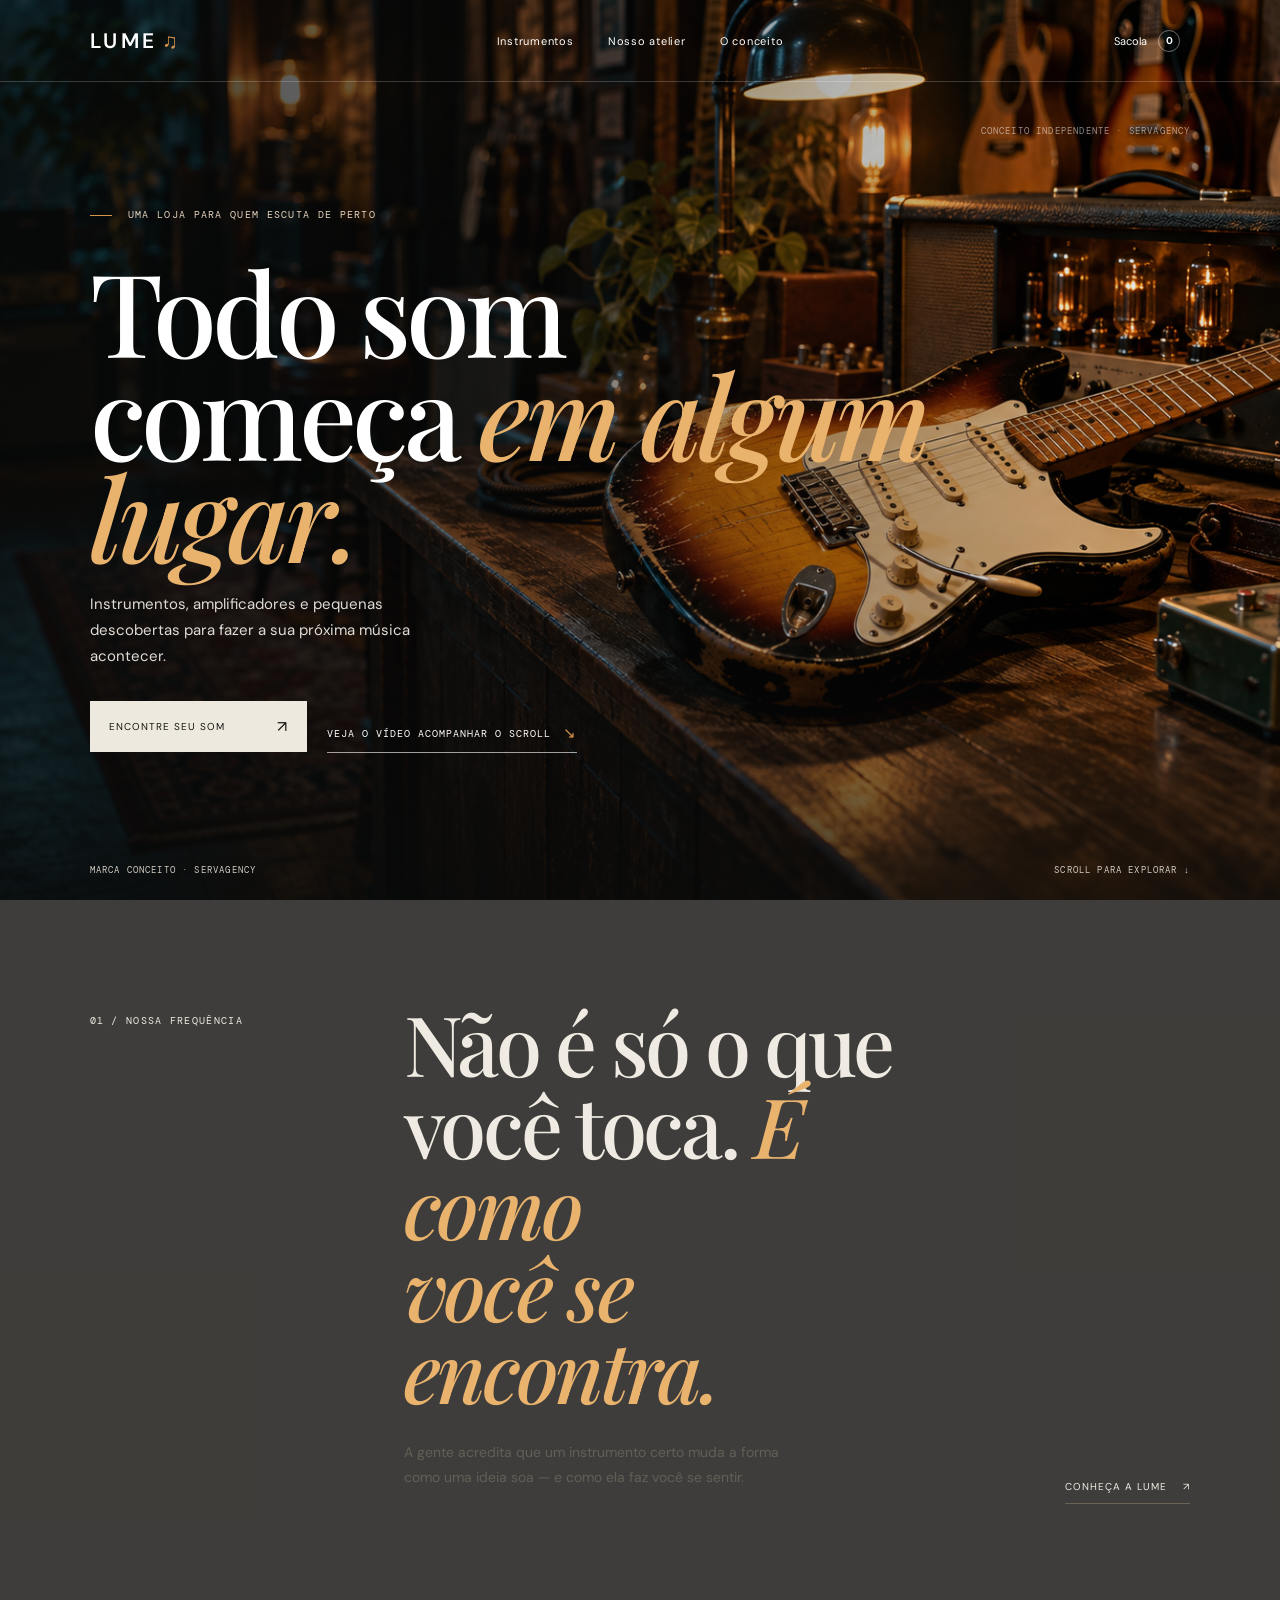
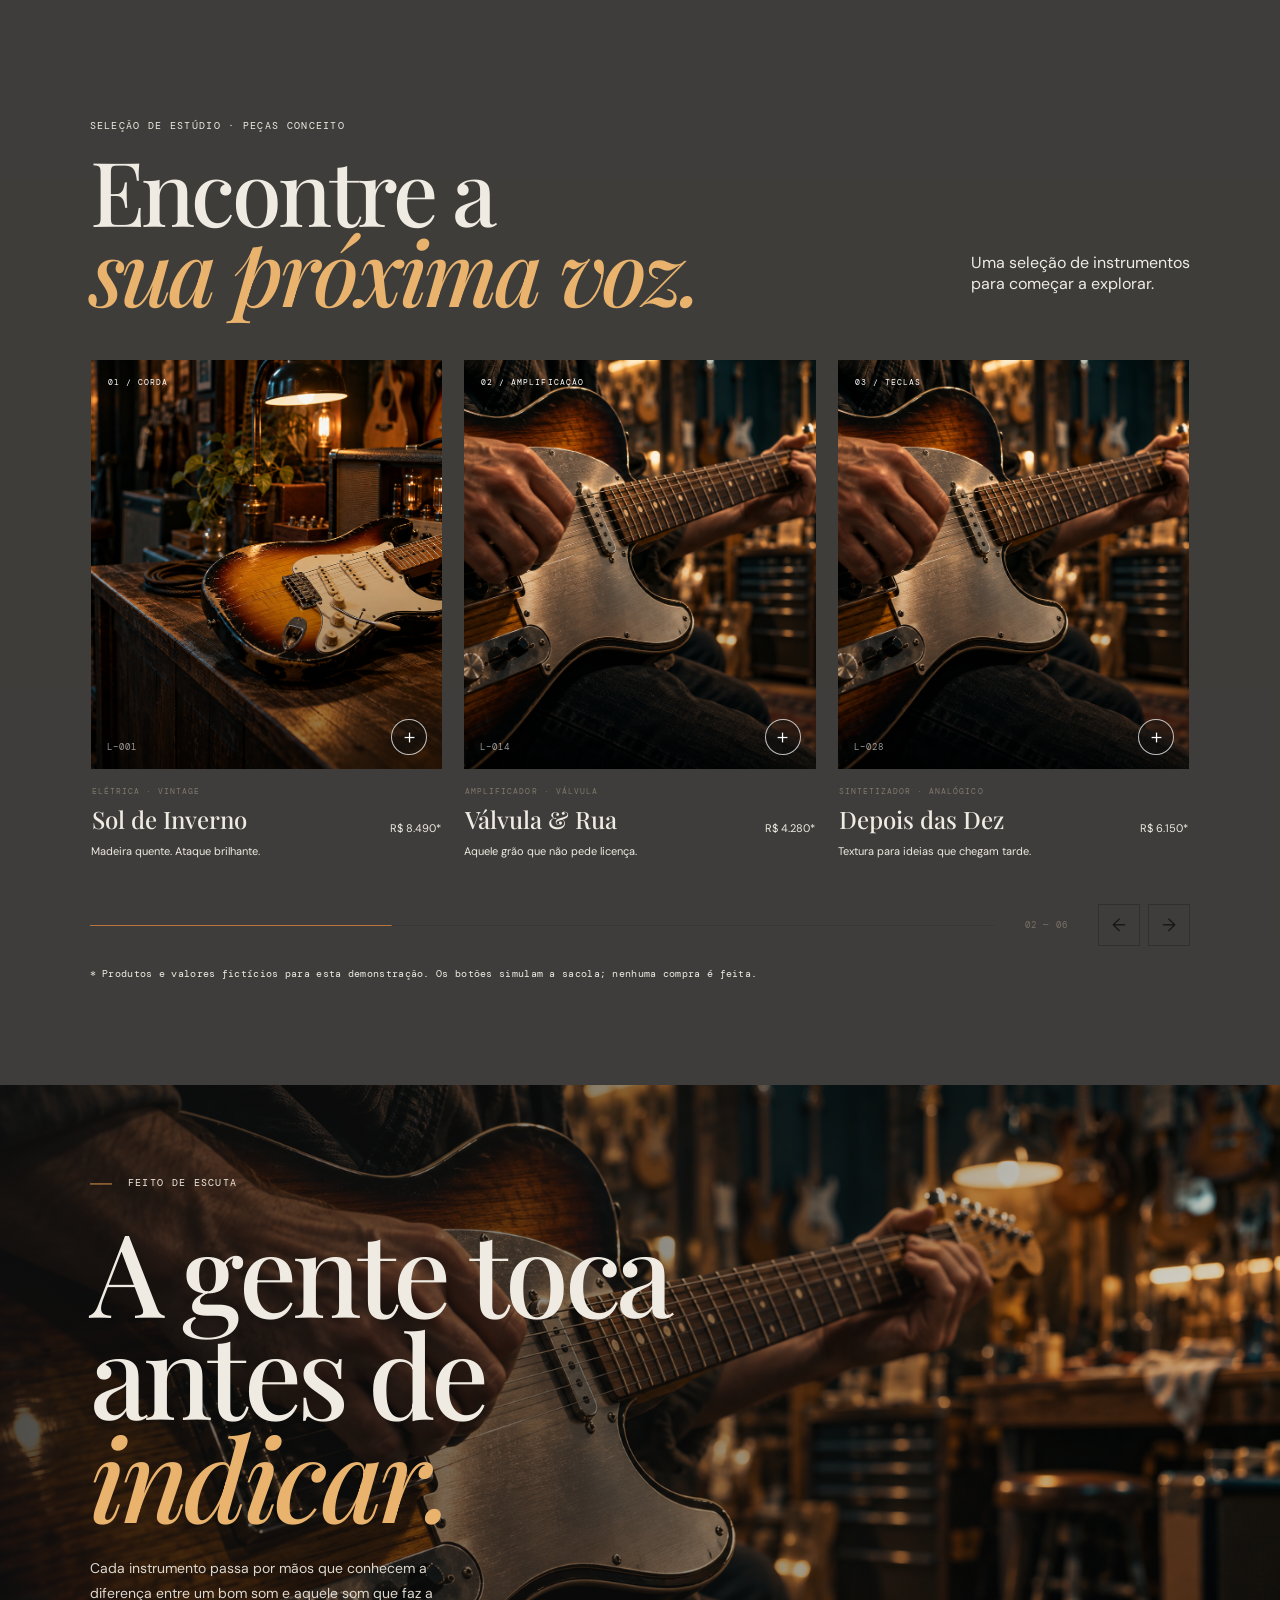
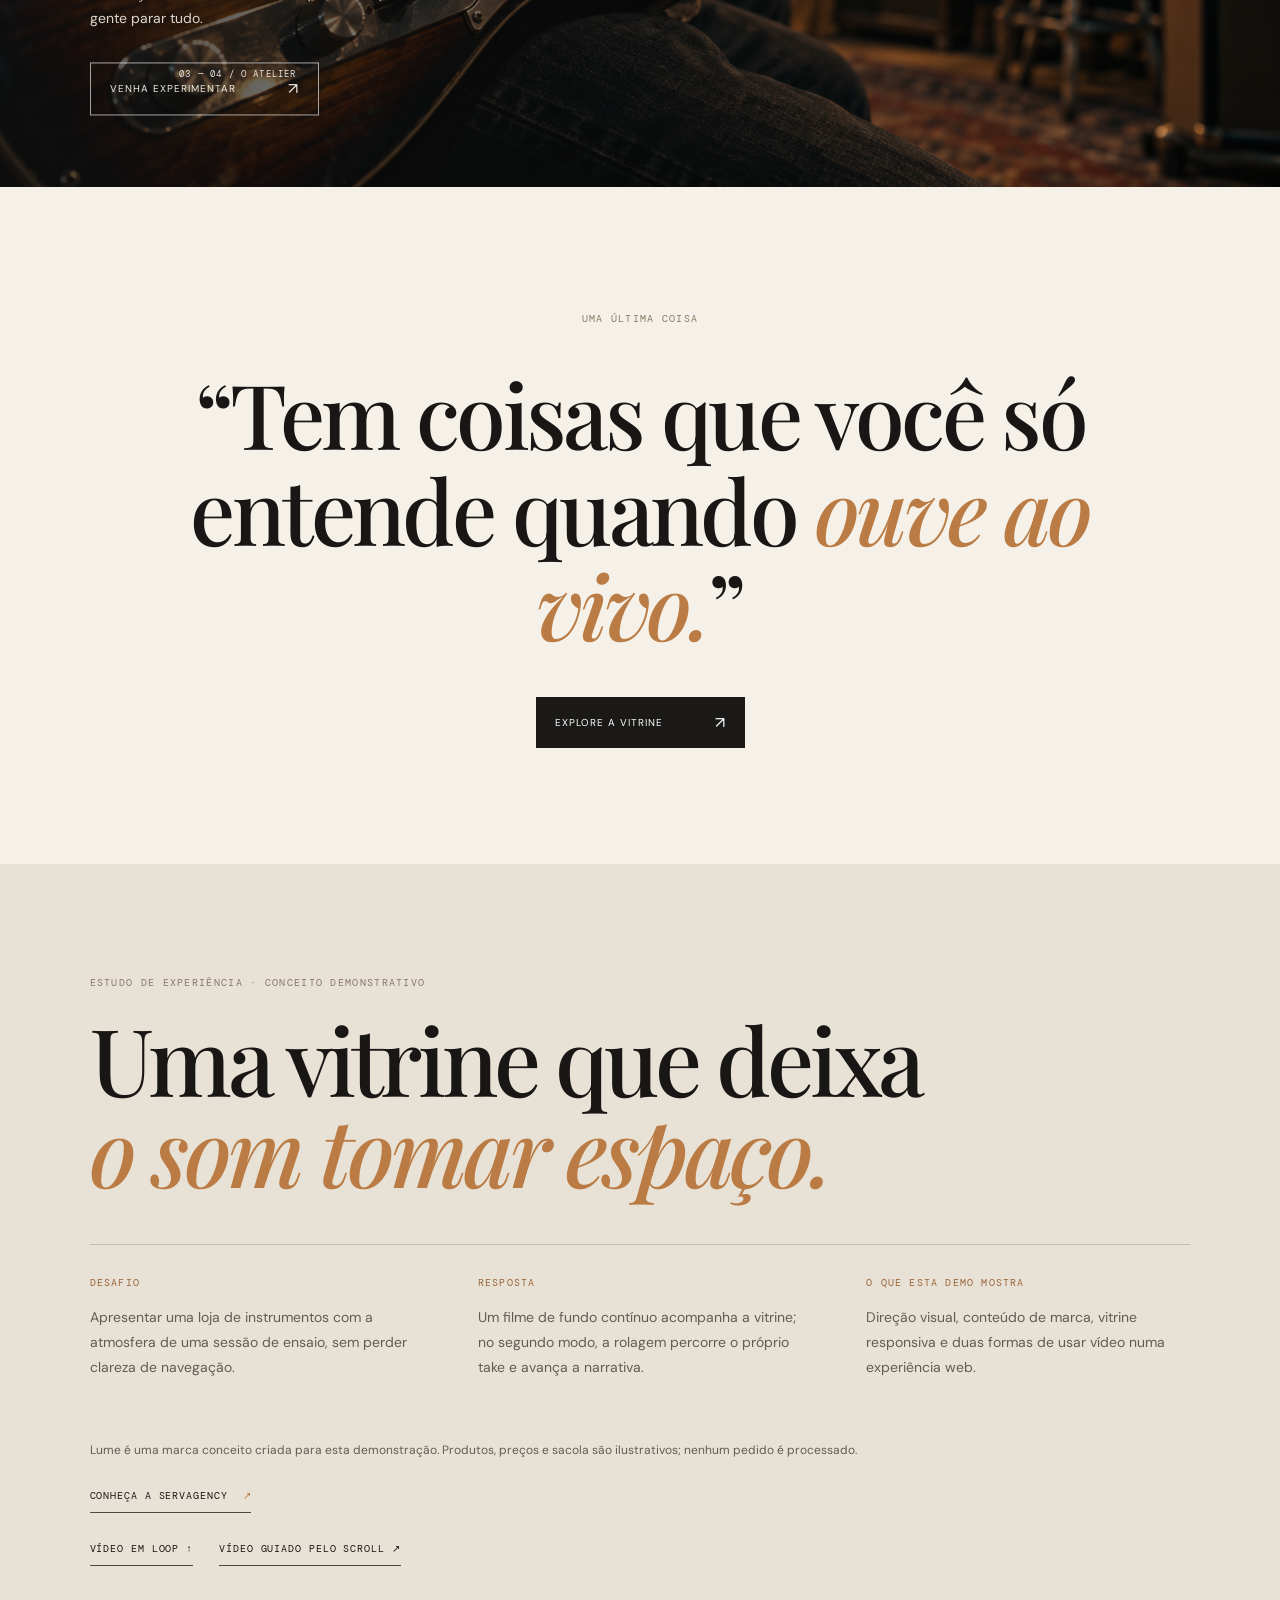
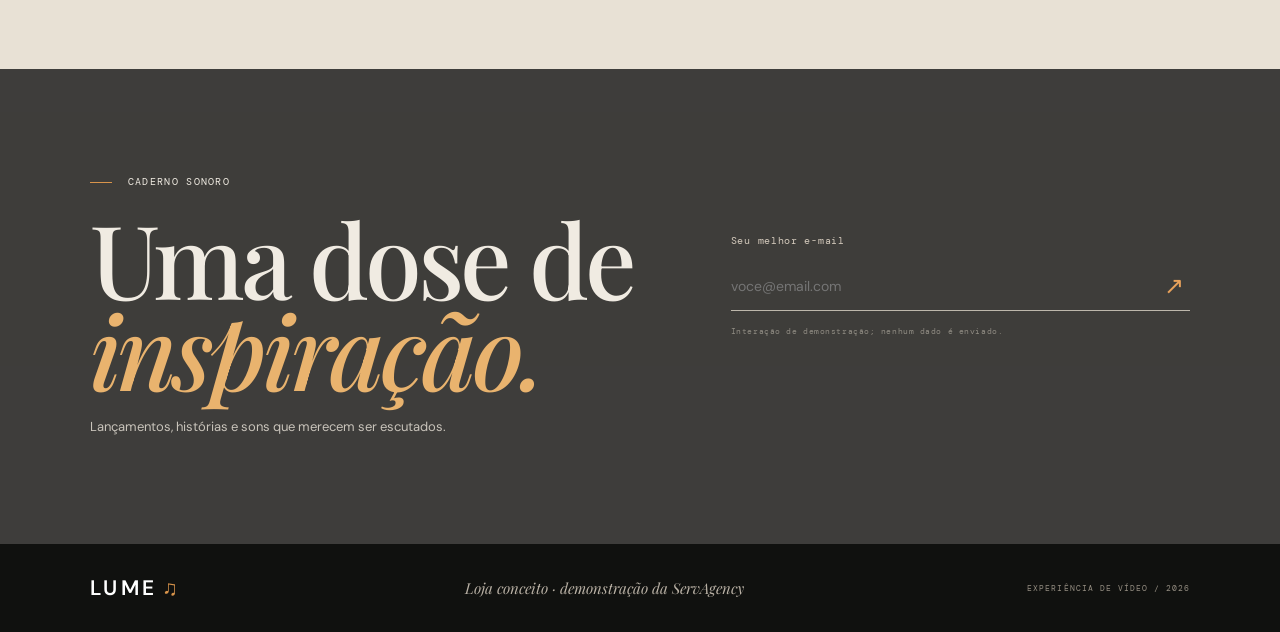
<file: index.html>
<!doctype html>
<html lang="pt-BR">
<head>
  <meta charset="utf-8" />
  <meta name="viewport" content="width=device-width, initial-scale=1" />
  <meta name="theme-color" content="#11100f" />
  <meta name="description" content="Lume — instrumentos escolhidos para acompanhar sua próxima ideia." />
  <title>Lume — instrumentos que acendem ideias</title>
  <link rel="preconnect" href="https://fonts.googleapis.com" />
  <link rel="preconnect" href="https://fonts.gstatic.com" crossorigin />
  <link rel="stylesheet" href="https://fonts.googleapis.com/css2?family=DM+Mono:wght@400;500&family=DM+Sans:wght@400;500;600&family=Playfair+Display:ital,wght@0,500;1,500&display=swap" />
  <link rel="stylesheet" href="styles.css" />
</head>
<body>
  <header class="topbar"><a class="brand" href="#top">LUME<span>♫</span></a><nav id="primary-nav" aria-label="Navegação principal"><a href="#instrumentos">Instrumentos</a><a href="#atelier">Nosso atelier</a><a href="#case">O conceito</a></nav><div class="header-actions"><button class="bag" aria-label="Abrir sacola demonstrativa" aria-expanded="false" aria-controls="demo-cart">Sacola <b aria-live="polite">0</b></button><button class="menu-toggle" aria-expanded="false" aria-controls="primary-nav" aria-label="Abrir navegação">Menu</button></div></header>
  <main id="top">
    <section class="hero fixed-mode" id="hero">
      <div class="hero-media" aria-hidden="true">
        <div class="media-scene scene-one"></div>
        <div class="media-grain"></div><div class="media-shade"></div>
      </div>
      <div class="hero-inner"><p class="eyebrow"><i></i> Uma loja para quem escuta de perto</p><h1>Todo som<br />começa <em>em algum lugar.</em></h1><p class="hero-intro">Instrumentos, amplificadores e pequenas descobertas para fazer a sua próxima música acontecer.</p><a class="button button-light" href="#instrumentos">Encontre seu som <span>↗</span></a><a class="video-mode-link" href="scroll.html">Veja o vídeo acompanhar o scroll <span>↘</span></a></div>
      <div class="hero-bottom"><span>MARCA CONCEITO · SERVAGENCY</span><span>SCROLL PARA EXPLORAR ↓</span><button class="video-toggle" type="button" aria-pressed="false">Pausar vídeo</button></div><span class="visual-tag">CONCEITO INDEPENDENTE · SERVAGENCY</span>
    </section>
    <section class="manifesto paper fixed-copy" data-chapter="01"><div class="section-no">01 / NOSSA FREQUÊNCIA</div><div><h2>Não é só o que<br />você toca. <em>É como<br />você se encontra.</em></h2><p>A gente acredita que um instrumento certo muda a forma como uma ideia soa — e como ela faz você se sentir.</p></div><a class="text-link" href="#atelier">Conheça a Lume <span>↗</span></a></section>
    <section class="catalog paper fixed-copy" id="instrumentos" data-chapter="02"><div class="catalog-head" data-reveal><div><p class="eyebrow dark">SELEÇÃO DE ESTÚDIO · PEÇAS CONCEITO</p><h2>Encontre a<br /><em>sua próxima voz.</em></h2></div><p class="daily">Uma seleção de instrumentos<br />para começar a explorar.</p></div>
      <div class="product-carousel" data-product-carousel aria-label="Seleção de instrumentos demonstrativa">
        <div class="product-track" data-product-track tabindex="0" aria-label="Instrumentos demonstrativos; use as setas para navegar">
          <article class="product" data-product-slide data-reveal><div class="product-img product-guitar"><img src="hero-still.png" alt="Guitarra elétrica em composição de estúdio" fetchpriority="high" decoding="async" /><span class="chip">01 / CORDA</span><button class="add" aria-label="Adicionar Sol de Inverno à sacola demonstrativa" aria-pressed="false">＋</button><span class="product-serial" aria-hidden="true">L−001</span></div><div class="product-meta"><div><p>ELÉTRICA · VINTAGE</p><h3>Sol de Inverno</h3></div><span>R$ 8.490*</span></div><p class="product-note">Madeira quente. Ataque brilhante.</p></article>
          <article class="product" data-product-slide data-reveal><div class="product-img product-stage"><img src="stage-detail.png" alt="Amplificador em cenário de palco" loading="lazy" decoding="async" /><span class="chip">02 / AMPLIFICAÇÃO</span><button class="add" aria-label="Adicionar Válvula e Rua à sacola demonstrativa" aria-pressed="false">＋</button><span class="product-serial" aria-hidden="true">L−014</span></div><div class="product-meta"><div><p>AMPLIFICADOR · VÁLVULA</p><h3>Válvula &amp; Rua</h3></div><span>R$ 4.280*</span></div><p class="product-note">Aquele grão que não pede licença.</p></article>
          <article class="product" data-product-slide data-reveal><div class="product-img product-studio"><img src="studio-still.png" alt="Teclas analógicas em um estúdio intimista" loading="lazy" decoding="async" /><span class="chip">03 / TECLAS</span><button class="add" aria-label="Adicionar Depois das Dez à sacola demonstrativa" aria-pressed="false">＋</button><span class="product-serial" aria-hidden="true">L−028</span></div><div class="product-meta"><div><p>SINTETIZADOR · ANALÓGICO</p><h3>Depois das Dez</h3></div><span>R$ 6.150*</span></div><p class="product-note">Textura para ideias que chegam tarde.</p></article>
          <article class="product" data-product-slide data-reveal><div class="product-img"><img src="media/catalog/mare-alta.webp" alt="Baixo elétrico sunburst de quatro cordas" loading="lazy" decoding="async" /><span class="chip">04 / CORDA</span><button class="add" aria-label="Adicionar Maré Alta à sacola demonstrativa" aria-pressed="false">＋</button><span class="product-serial" aria-hidden="true">L−032</span></div><div class="product-meta"><div><p>BAIXO · SUNBURST</p><h3>Maré Alta</h3></div><span>R$ 5.390*</span></div><p class="product-note">Grave redondo para sustentar a sala.</p></article>
          <article class="product" data-product-slide data-reveal><div class="product-img"><img src="media/catalog/linha-de-retorno.webp" alt="Pedal de overdrive artesanal em metal dourado" loading="lazy" decoding="async" /><span class="chip">05 / EFEITO</span><button class="add" aria-label="Adicionar Linha de Retorno à sacola demonstrativa" aria-pressed="false">＋</button><span class="product-serial" aria-hidden="true">L−041</span></div><div class="product-meta"><div><p>OVERDRIVE · ANALÓGICO</p><h3>Linha de Retorno</h3></div><span>R$ 1.290*</span></div><p class="product-note">Saturação macia. Um giro de cada vez.</p></article>
          <article class="product" data-product-slide data-reveal><div class="product-img"><img src="media/catalog/escuta.webp" alt="Fones de estúdio com conchas em madeira escura" loading="lazy" decoding="async" /><span class="chip">06 / ESTÚDIO</span><button class="add" aria-label="Adicionar Escuta à sacola demonstrativa" aria-pressed="false">＋</button><span class="product-serial" aria-hidden="true">L−055</span></div><div class="product-meta"><div><p>FONES · MONITORAMENTO</p><h3>Escuta</h3></div><span>R$ 1.850*</span></div><p class="product-note">Detalhe por detalhe, sem perder o todo.</p></article>
        </div>
        <div class="catalog-controls"><div class="catalog-progress" aria-hidden="true"><i data-product-progress></i></div><span class="catalog-counter" data-product-counter aria-live="polite">01 — 06</span><div class="catalog-arrows"><button type="button" data-product-prev aria-label="Produtos anteriores" disabled>←</button><button type="button" data-product-next aria-label="Próximos produtos">→</button></div></div>
      </div><p class="catalog-disclaimer">* Produtos e valores fictícios para esta demonstração. Os botões simulam a sacola; nenhuma compra é feita.</p>
    </section>
    <section class="story fixed-copy" id="atelier" data-chapter="03"><div class="story-image"></div><div class="story-copy"><p class="eyebrow"><i></i> FEITO DE ESCUTA</p><h2>A gente toca<br />antes de <em>indicar.</em></h2><p>Cada instrumento passa por mãos que conhecem a diferença entre um bom som e aquele som que faz a gente parar tudo.</p><a class="button button-outline" href="#newsletter">Venha experimentar <span>↗</span></a><span class="story-count">03 — 04 / O ATELIER</span></div></section>
    <section class="quote paper"><p class="eyebrow dark">UMA ÚLTIMA COISA</p><blockquote>“Tem coisas que você só entende quando <em>ouve ao vivo.</em>”</blockquote><a class="button button-dark" href="#instrumentos">Explore a vitrine <span>↗</span></a></section>
    <section class="case-note paper" id="case"><p class="eyebrow dark">ESTUDO DE EXPERIÊNCIA · CONCEITO DEMONSTRATIVO</p><h2>Uma vitrine que deixa<br /><em>o som tomar espaço.</em></h2><div class="case-grid"><div><small>DESAFIO</small><p>Apresentar uma loja de instrumentos com a atmosfera de uma sessão de ensaio, sem perder clareza de navegação.</p></div><div><small>RESPOSTA</small><p>Um filme de fundo contínuo acompanha a vitrine; no segundo modo, a rolagem percorre o próprio take e avança a narrativa.</p></div><div><small>O QUE ESTA DEMO MOSTRA</small><p>Direção visual, conteúdo de marca, vitrine responsiva e duas formas de usar vídeo numa experiência web.</p></div></div><p class="case-disclosure">Lume é uma marca conceito criada para esta demonstração. Produtos, preços e sacola são ilustrativos; nenhum pedido é processado.</p><a class="case-link" href="https://servagency.vercel.app/">Conheça a ServAgency <span>↗</span></a><div class="case-modes"><a href="#top">Vídeo em loop ↑</a><a href="scroll.html">Vídeo guiado pelo scroll ↗</a></div></section>
    <section class="newsletter fixed-copy" id="newsletter" data-chapter="04"><div><p class="eyebrow"><i></i> CADERNO SONORO</p><h2>Uma dose de<br /><em>inspiração.</em></h2><p>Lançamentos, histórias e sons que merecem ser escutados.</p></div><form><label for="email">Seu melhor e-mail</label><div class="email-row"><input type="email" id="email" placeholder="voce@email.com" required /><button aria-label="Testar inscrição demonstrativa">↗</button></div><small>Interação de demonstração; nenhum dado é enviado.</small><p class="form-status" role="status" aria-live="polite"></p></form></section>
  </main>
  <aside class="demo-cart" id="demo-cart" role="dialog" aria-labelledby="cart-title" aria-describedby="cart-note" hidden><div class="cart-heading"><h2 id="cart-title">Sua sacola</h2><button class="cart-close" type="button" aria-label="Fechar sacola">Fechar ×</button></div><p class="cart-count" aria-live="polite">Sua seleção está vazia.</p><ul class="cart-items"></ul><p id="cart-note">Interação demonstrativa: nenhuma compra ou cobrança acontece.</p><a href="#instrumentos" class="button button-dark cart-return">Continuar explorando <span>↗</span></a></aside>
  <footer><a class="brand" href="#top">LUME<span>♫</span></a><span>Loja conceito · demonstração da ServAgency</span><span>EXPERIÊNCIA DE VÍDEO / 2026</span></footer>
  <script src="app.js"></script>
</body></html>
</file>
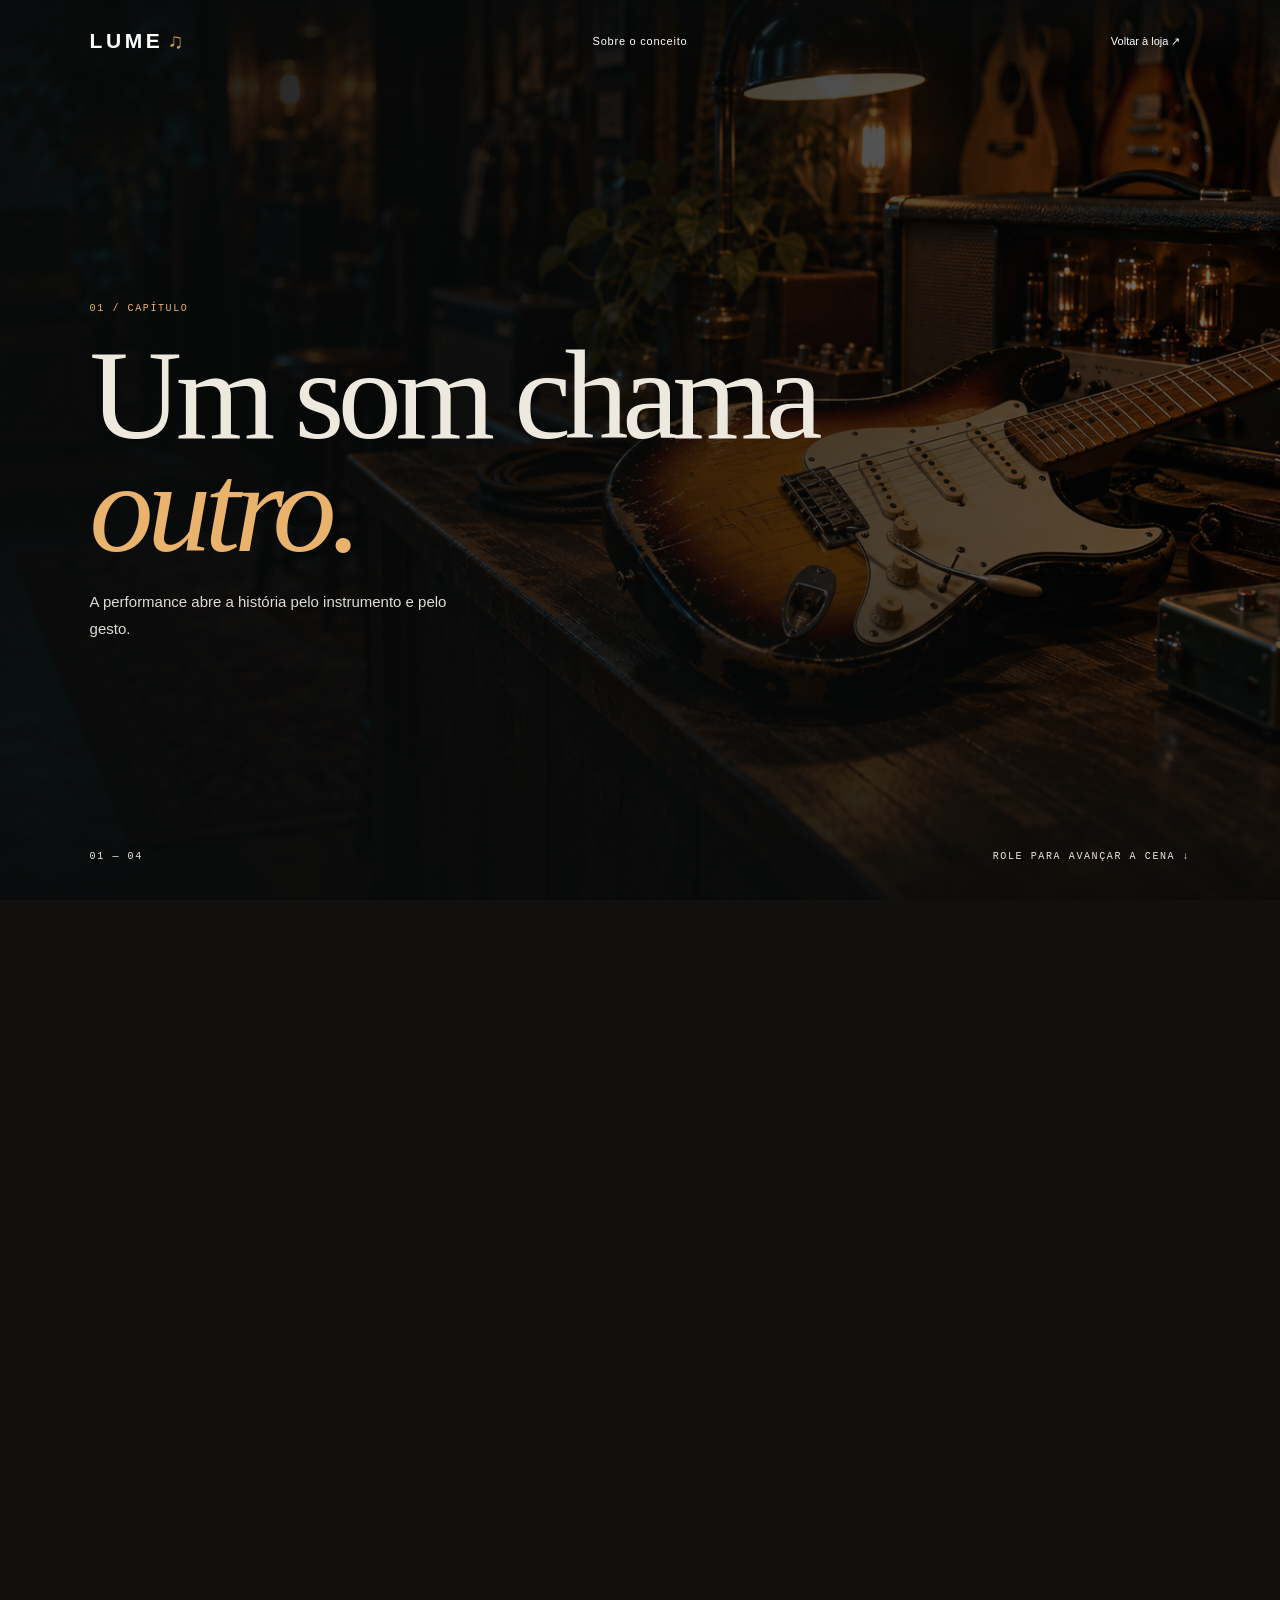
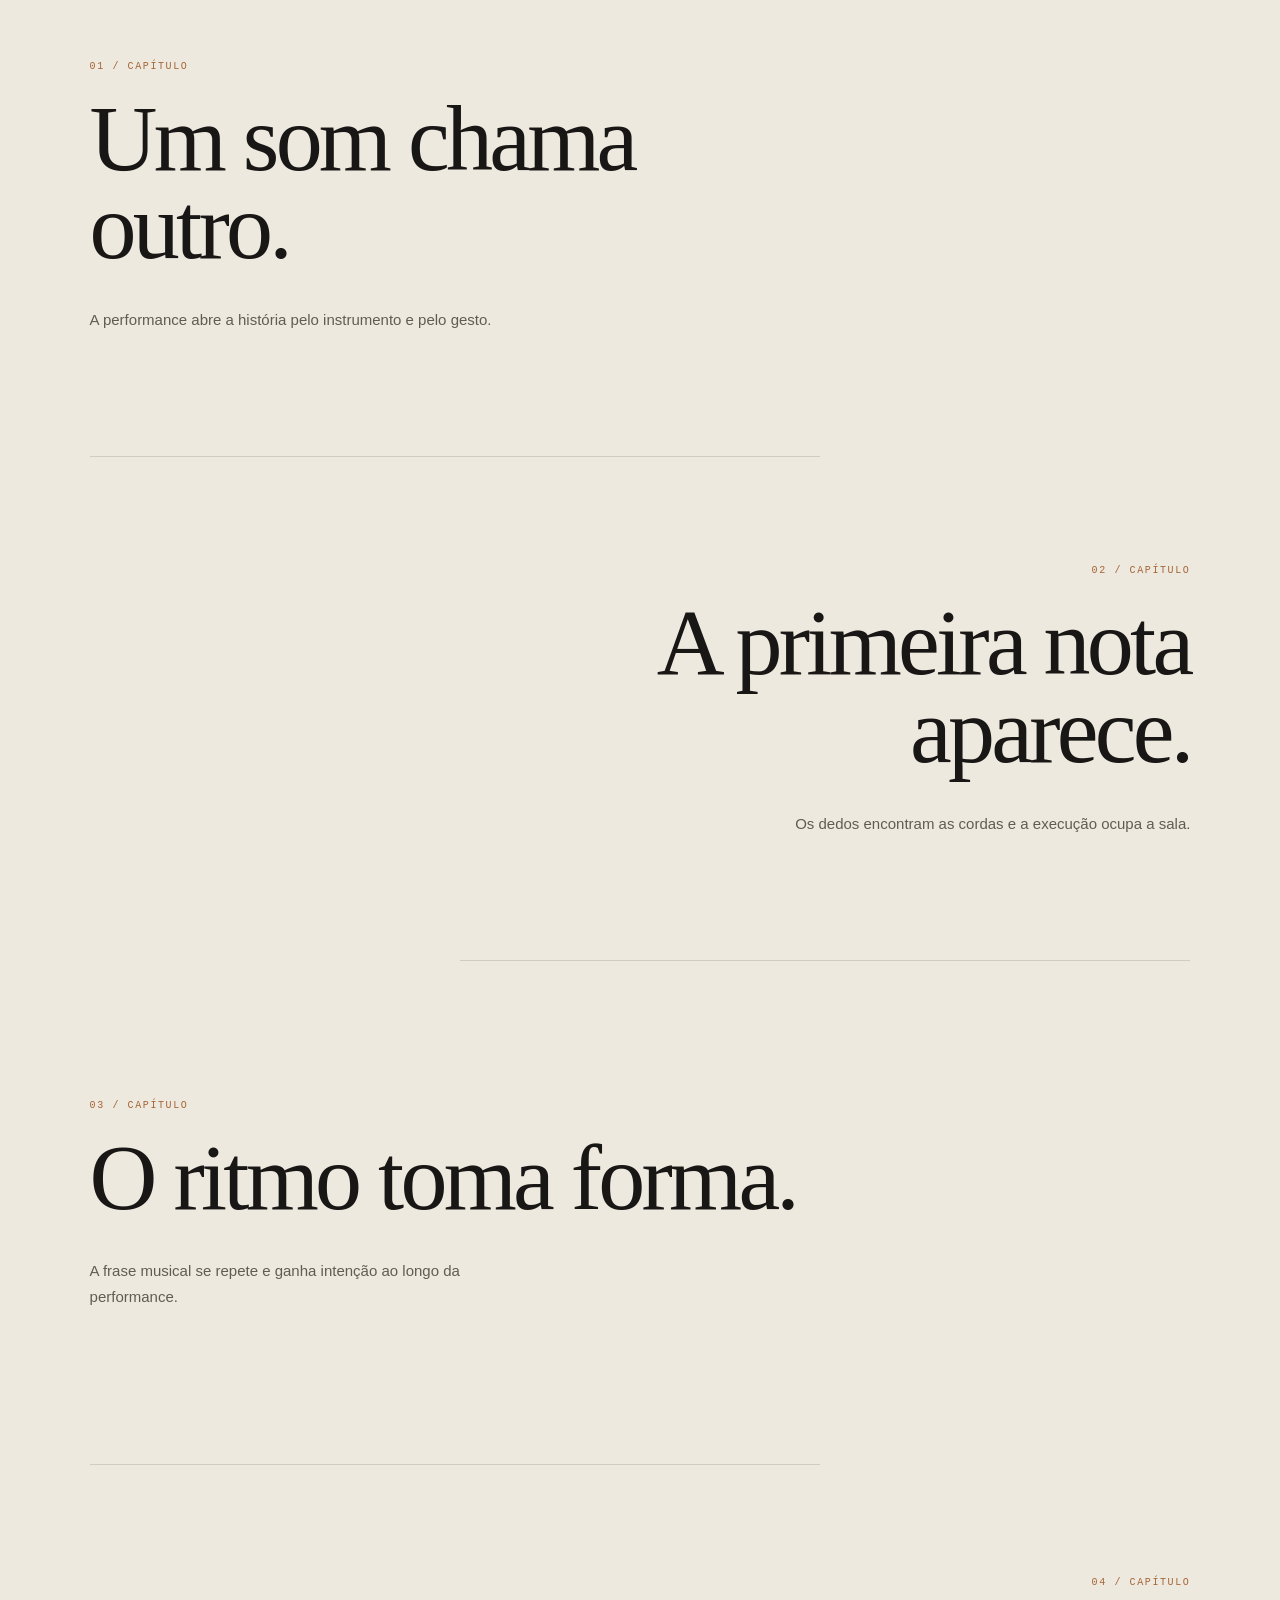
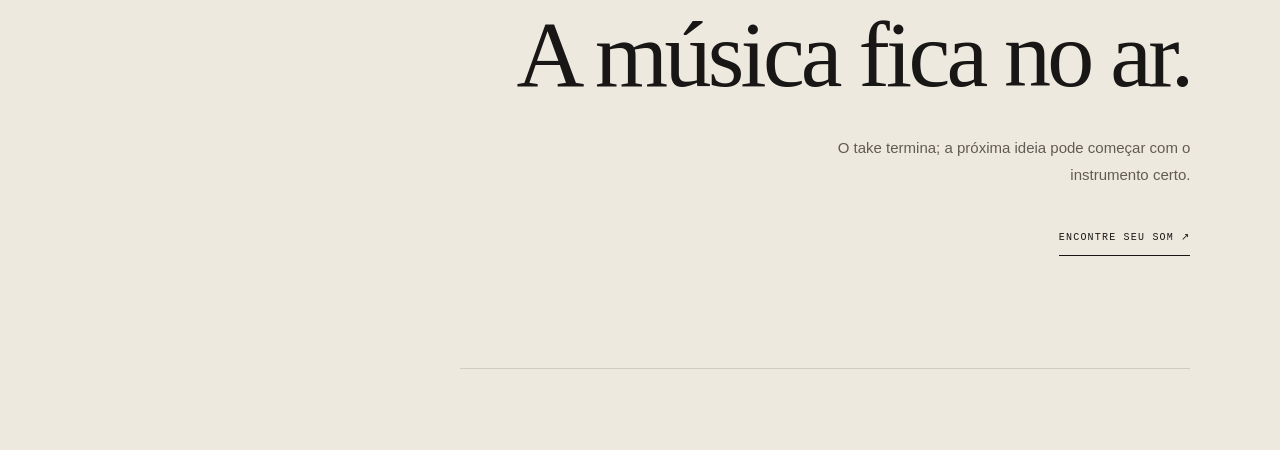
<file: scroll.html>
<!doctype html>
<html lang="pt-BR">
<head>
  <meta charset="utf-8" />
  <meta name="viewport" content="width=device-width, initial-scale=1" />
  <meta name="theme-color" content="#11100f" />
  <meta name="description" content="Lume — a história de um instrumento, do primeiro olhar ao primeiro acorde." />
  <title>Lume — a música avança com você</title>
  <link rel="stylesheet" href="styles.css" />
  <style>
    html{scroll-behavior:auto}
    body{background:#11100f;color:#eee9df}
    .topbar{position:fixed;z-index:10;background:linear-gradient(#080a0ac9,transparent);border:0}
    .journey{height:350vh;position:relative}
    .sticky{height:100svh;min-height:520px;position:sticky;top:0;overflow:hidden;background:#121210 url("hero-still.png") center/cover no-repeat}
    .visual,.visual video,.visual:after{position:absolute;inset:0}
    .visual video{width:100%;height:100%;object-fit:cover;filter:brightness(.52)}
    .visual:after{content:"";background:linear-gradient(90deg,#090b0be0 0%,#090b0b82 54%,#090b0b20 100%),linear-gradient(0deg,#090b0bc0,transparent 38%)}
    .hud{position:absolute;z-index:2;inset:0;padding:15vh var(--gutter) 10vh;display:flex;flex-direction:column;justify-content:center;pointer-events:none}
    .hud small,.counter,.cue{font:10px "DM Mono",monospace;letter-spacing:.16em;text-transform:uppercase;color:#eee9df}
    .hud small{color:#e9b36e}
    .hud h1{font:500 clamp(64px,10vw,142px)/.88 "Playfair Display",serif;letter-spacing:-.05em;max-width:950px;margin:25px 0;color:#eee9df;transition:opacity .24s ease,transform .24s ease}
    .hud h1 em{color:#e9b36e;font-weight:500}
    .hud h1 .title-accent{color:#e9b36e}
    .hud h1 .title-rest{color:#eee9df}
    .hud>p:not(.media-status){font:15px/1.75 "DM Sans",sans-serif;color:#e0dcd5;max-width:390px;margin:0;transition:opacity .24s ease,transform .24s ease}
    .hud.is-changing h1,.hud.is-changing p{opacity:0;transform:translateY(8px)}
    .hud .media-status{position:absolute;left:var(--gutter);top:calc(100% - 88px);max-width:min(390px,calc(100% - 48px));padding:12px 15px;background:#090b0be8;color:#e0dcd5;font:12px/1.6 "DM Sans",sans-serif;opacity:0;pointer-events:none;transition:opacity .25s}
    .visual.video-unavailable .media-status{opacity:1}
    .visual.video-unavailable video{display:none}
    .visual.video-unavailable:after{background:linear-gradient(90deg,#090b0bed 0%,#090b0b9e 62%,#090b0b4c 100%),linear-gradient(0deg,#090b0bc0,transparent 38%)}
    .visual.video-unavailable ~ .hud .cue{display:none}
    .counter,.cue{position:absolute;bottom:38px}
    .counter{left:var(--gutter)}.cue{right:var(--gutter)}
    .progress{position:absolute;z-index:4;top:0;left:0;width:100%;height:3px;background:#d8944b;transform:scaleX(0);transform-origin:left}
    .chapters{position:relative;z-index:3;background:#eee9df;color:#191715;padding:3px var(--gutter) 9vh}
    .chapters article{min-height:56vh;padding:8vh 0;display:flex;flex-direction:column;justify-content:center;max-width:730px;border-bottom:1px solid #19171524}
    .chapters article:nth-child(even){margin-left:auto;text-align:right;align-items:flex-end}
    .chapters small{font:10px "DM Mono",monospace;letter-spacing:.16em;color:#a56536}
    .chapters h2{font:500 clamp(47px,7.4vw,94px)/.94 "Playfair Display",serif;letter-spacing:-.04em;margin:22px 0}
    .chapters p{font:15px/1.75 "DM Sans",sans-serif;max-width:430px;color:#615c53}
    .chapters a{margin-top:16px;color:#191715;font:10px "DM Mono",monospace;letter-spacing:.12em;text-transform:uppercase;border-bottom:1px solid #191715;padding:12px 0}
    .topbar nav a:focus-visible,.topbar a:focus-visible,.chapters a:focus-visible{outline:2px solid #e9b36e;outline-offset:5px}
    .journey:focus-visible{outline:2px solid #e9b36e;outline-offset:-4px}
    @media(max-width:650px){.journey{height:370vh}.hud{padding:14vh 24px 8vh}.hud h1{font-size:clamp(59px,14vw,78px)}.hud p{max-width:310px;font-size:14px}.counter,.cue{bottom:25px;font-size:8px}.chapters article{min-height:50vh;padding:7vh 0}.chapters article:nth-child(even){text-align:left;align-items:flex-start}}
    @media(prefers-reduced-motion:reduce){.journey{height:auto}.sticky{height:100svh;position:relative}.visual video{display:none}.progress{display:none}.cue{display:none}.chapters{padding-top:5vh}.chapters article{min-height:0;padding:6vh 0}}
  </style>
</head>
<body>
  <header class="topbar">
    <a class="brand" href="index.html">LUME<span>♫</span></a>
    <nav aria-label="Navegação da experiência"><a href="index.html#case">Sobre o conceito</a></nav>
    <a class="bag" href="index.html">Voltar à loja ↗</a>
  </header>
  <main>
    <section class="journey" id="journey" aria-label="Vídeo narrativo da Lume controlado pelo scroll">
      <div class="sticky">
        <div class="progress" id="progress"></div>
        <div class="visual" aria-hidden="true">
          <video id="storyVideo" muted playsinline preload="metadata" poster="hero-still.png" aria-hidden="true">
            <source src="media/lume-story.mp4" type="video/mp4" />
          </video>
        </div>
        <div class="hud">
          <small id="kicker">01 / ABERTURA</small>
          <h1 id="title" aria-live="polite">Um som chama<br /><em>outro.</em></h1>
          <p id="copy">A guitarra encontra espaço antes da primeira nota.</p>
          <p class="media-status" role="status">O take da guitarra não pôde ser carregado. A imagem de abertura continua disponível enquanto você lê os capítulos.</p>
          <div class="counter" id="counter">01 — 04</div>
          <div class="cue">Role para avançar a cena ↓</div>
        </div>
      </div>
    </section>
    <section class="chapters" id="chapters" aria-label="Capítulos da história"></section>
  </main>
  <script>
    const scenes=[
      {n:"01",title:"Um som chama outro.",accent:"outro.",copy:"A performance abre a história pelo instrumento e pelo gesto."},
      {n:"02",title:"A primeira nota aparece.",accent:"aparece.",copy:"Os dedos encontram as cordas e a execução ocupa a sala."},
      {n:"03",title:"O ritmo toma forma.",accent:"forma.",copy:"A frase musical se repete e ganha intenção ao longo da performance."},
      {n:"04",title:"A música fica no ar.",copy:"O take termina; a próxima ideia pode começar com o instrumento certo."}
    ];
    const journey=document.querySelector("#journey"),video=document.querySelector("#storyVideo"),visual=document.querySelector(".visual"),hud=document.querySelector(".hud"),chapters=document.querySelector("#chapters"),reduceMotion=matchMedia("(prefers-reduced-motion: reduce)").matches;
    scenes.forEach((scene,i)=>{const article=document.createElement("article");article.innerHTML="<small>"+scene.n+" / CAPÍTULO</small><h2>"+scene.title+"</h2><p>"+scene.copy+"</p>"+(i===3?'<a href="index.html#instrumentos">ENCONTRE SEU SOM ↗</a>':"");chapters.append(article)});
    let raf=0,lastProgress=0,activeIndex=-1,pendingSeek=null,seekBusy=false,seekWatchdog=0;
    function paintScene(index){if(index===activeIndex)return;activeIndex=index;hud.classList.add("is-changing");window.setTimeout(()=>{const accent=scenes[index].accent||"",title=scenes[index].title,escaped=accent.replace(/[.*+?^${}()|[\]\\]/g,"\\$&");document.querySelector("#kicker").textContent=scenes[index].n+" / CAPÍTULO";document.querySelector("#title").innerHTML=accent?title.replace(new RegExp(escaped+"$"),'<em class="title-accent">'+accent+'</em>'):'<span class="title-rest">'+title+'</span>';document.querySelector("#copy").textContent=scenes[index].copy;document.querySelector("#counter").textContent=scenes[index].n+" — 04";hud.classList.remove("is-changing")},180)}
    function requestSeek(target){if(reduceMotion||visual.classList.contains("video-unavailable")||!Number.isFinite(video.duration)||video.duration<=0)return;pendingSeek=Math.max(0,Math.min(video.duration-.04,target));if(!seekBusy)performSeek()}
    function performSeek(){if(pendingSeek===null||seekBusy)return;const target=pendingSeek;pendingSeek=null;if(Math.abs(video.currentTime-target)<.16)return;seekBusy=true;try{video.currentTime=target}catch{seekBusy=false;return}clearTimeout(seekWatchdog);seekWatchdog=window.setTimeout(()=>{seekBusy=false;performSeek()},180)}
    function update(){raf=0;const rect=journey.getBoundingClientRect(),range=Math.max(journey.offsetHeight-innerHeight,1),progress=Math.min(1,Math.max(0,-rect.top/range)),index=Math.min(scenes.length-1,Math.floor(progress*scenes.length));lastProgress=progress;paintScene(index);document.querySelector("#progress").style.transform="scaleX("+progress+")";requestSeek(progress*video.duration)}
    function queueUpdate(){if(!raf)raf=requestAnimationFrame(update)}
    addEventListener("scroll",queueUpdate,{passive:true});addEventListener("resize",queueUpdate);video.addEventListener("seeked",()=>{clearTimeout(seekWatchdog);seekBusy=false;performSeek()});video.addEventListener("loadedmetadata",()=>{requestSeek(lastProgress*video.duration)});video.addEventListener("error",()=>{visual.classList.add("video-unavailable");video.removeAttribute("src");video.querySelectorAll("source").forEach(source=>source.removeAttribute("src"));document.querySelector("#kicker").textContent="MÍDIA INDISPONÍVEL / PÔSTER";document.querySelector("#title").textContent="Lume continua em cena.";document.querySelector("#copy").textContent="A imagem de abertura da performance permanece como cenário.";document.querySelector("#counter").textContent="PÔSTER";document.querySelector("#progress").style.display="none"},{once:true});update();
  </script>
</body>
</html>
</file>
<file: styles.css>
:root{--ink:#191715;--cream:#eee9df;--paper:#f5f1e9;--muted:#a49a8c;--amber:#d8944b;--teal:#2a5356;--gutter:clamp(22px,7vw,108px)}*{box-sizing:border-box}html{scroll-behavior:smooth}body{margin:0;background:var(--paper);color:var(--ink);font-family:'DM Sans',sans-serif}a{color:inherit;text-decoration:none}.topbar{height:82px;padding:0 var(--gutter);display:grid;grid-template-columns:1fr 1fr 1fr;align-items:center;position:absolute;z-index:10;top:0;left:0;right:0;color:#fff;border-bottom:1px solid #ffffff32}.brand{font-size:21px;letter-spacing:.17em;font-weight:600}.brand span{color:var(--amber);margin-left:4px}.topbar nav{display:flex;gap:34px;justify-content:center;font-size:11px;letter-spacing:.07em}.bag{justify-self:end;background:none;border:0;color:#fff;font:inherit;font-size:11px}.bag b{display:inline-grid;place-items:center;border:1px solid #ffffff66;border-radius:50%;width:22px;height:22px;margin-left:8px;font-size:10px}.hero{height:100svh;min-height:680px;position:relative;overflow:hidden;background:#151514;color:#fff}.hero-media,.media-scene,.media-shade,.media-grain{position:absolute;inset:0}.media-scene{background-position:center;background-size:cover;transform:scale(1.035)}.scene-one{background-image:url("hero-still.png")}.media-shade{background:linear-gradient(90deg,#080a0ac9 0%,#0a0a0a88 40%,#0a0a0a18 85%),linear-gradient(0deg,#090b0bb0,transparent 30%)}.media-grain{opacity:.1;background-image:url("data:image/svg+xml,%3Csvg viewBox='0 0 180 180' xmlns='http://www.w3.org/2000/svg'%3E%3Cfilter id='n'%3E%3CfeTurbulence type='fractalNoise' baseFrequency='.92' numOctaves='3' stitchTiles='stitch'/%3E%3C/filter%3E%3Crect width='100%25' height='100%25' filter='url(%23n)' opacity='.26'/%3E%3C/svg%3E");mix-blend-mode:soft-light;pointer-events:none}.hero-inner{position:relative;z-index:2;padding:clamp(150px,22vh,220px) var(--gutter) 0;max-width:1100px}.eyebrow,.section-no,.chip,.product-meta>div>p,.hero-bottom,.visual-tag,.story-count,footer>span:last-child{font:10px 'DM Mono',monospace;letter-spacing:.13em;text-transform:uppercase}.eyebrow{color:#e5d4bf}.eyebrow i{display:inline-block;width:22px;height:1px;background:var(--amber);vertical-align:middle;margin-right:9px}.hero h1,.catalog h2,.story h2,.newsletter h2{font-family:'Playfair Display',serif;font-size:clamp(64px,9vw,132px);font-weight:500;line-height:.89;letter-spacing:-.04em;margin:38px 0 24px}.hero h1 em,.catalog h2 em,.story h2 em,.newsletter h2 em,blockquote em{color:#e9b36e;font-weight:500}.hero-intro{max-width:380px;color:#e0dcd5;font-size:15px;line-height:1.75;margin:0 0 30px}.button{display:inline-flex;align-items:center;gap:52px;padding:15px 19px;text-transform:uppercase;letter-spacing:.1em;font-size:10px;min-height:48px}.button-light{background:var(--cream);color:#171613}.button-light span,.button-outline span,.button-dark span{font-size:16px}.hero-bottom{position:absolute;top:auto;bottom:24px;left:var(--gutter);right:var(--gutter);display:flex;justify-content:space-between;color:#d2ccc2;font-size:9px}.visual-tag{position:absolute;right:var(--gutter);top:125px;z-index:2;color:#fff8;font-size:9px}.paper{background:var(--paper)}.manifesto{padding:150px var(--gutter);display:grid;grid-template-columns:1fr 2.1fr .7fr;gap:4vw;align-items:start}.section-no{padding-top:12px;color:#827a70}.manifesto h2{font:500 clamp(43px,6.5vw,92px)/.98 'Playfair Display',serif;letter-spacing:-.04em;margin:0}.manifesto h2 em{color:#bb7940;font-weight:500}.manifesto div:nth-child(2)>p{max-width:400px;font-size:14px;line-height:1.8;color:#635e57;margin-top:30px}.text-link{align-self:end;justify-self:end;border-bottom:1px solid #6b6257;padding:10px 0;font-size:10px;text-transform:uppercase;letter-spacing:.1em;white-space:nowrap}.text-link span{margin-left:12px}.catalog{padding:120px var(--gutter) 145px}.catalog-head{display:flex;align-items:end;justify-content:space-between;margin-bottom:58px}.eyebrow.dark{color:#887865}.catalog h2{font-size:clamp(54px,7vw,98px);margin:18px 0 0}.catalog h2 em{color:#ba7c44}.catalog-head>.text-link{margin-bottom:10px}.product-grid{display:grid;grid-template-columns:repeat(3,1fr);gap:19px}.product-img{position:relative;aspect-ratio:4/4.6;overflow:hidden;background:#252320}.product-img:after{content:'';position:absolute;inset:45% 0 0;background:linear-gradient(transparent,#0008);pointer-events:none}.product-img img{width:100%;height:100%;object-fit:cover;transition:transform .8s}.product:hover img{transform:scale(1.045)}.product-guitar img{object-position:63% center}.product-stage img{object-position:50% center}.product-studio img{object-position:center}.chip{position:absolute;top:17px;left:17px;z-index:1;color:#fff;font-size:8px}.add{position:absolute;z-index:2;right:15px;bottom:14px;border:1px solid #ffffffbb;color:white;background:#1117;border-radius:50%;width:36px;height:36px;font-size:19px}.product-meta{display:flex;justify-content:space-between;align-items:end;padding:17px 1px 0}.product-meta>div>p{font-size:8px;color:#81786c;margin:0 0 7px}.product-meta h3{font:500 24px 'Playfair Display',serif;margin:0}.product-meta>span{font-size:11px}.story{min-height:690px;height:86vh;max-height:900px;position:relative;background:#101110;color:#fff;overflow:hidden}.story-image{position:absolute;inset:0;background-image:linear-gradient(90deg,#111b 0%,#1117 50%,#1112 100%),url('studio-still.png');background-position:center;background-size:cover}.story-copy{position:absolute;left:var(--gutter);top:50%;transform:translateY(-50%);max-width:650px}.story h2{font-size:clamp(68px,9vw,124px);margin:30px 0}.story-copy>p:not(.eyebrow){max-width:370px;color:#ddd8cf;font-size:14px;line-height:1.8;margin:0 0 30px}.button-outline{border:1px solid #ffffff9c}.story-count{position:absolute;left:var(--gutter);bottom:35px;color:#fffd;font-size:9px}.quote{text-align:center;padding:150px 20px}.quote blockquote{font:500 clamp(44px,7vw,92px)/1.07 'Playfair Display',serif;letter-spacing:-.04em;max-width:950px;margin:40px auto 45px}.quote blockquote em{color:#ba7c44}.button-dark{background:#1a1917;color:#fff}.newsletter{background:#171816;color:#fff;padding:115px var(--gutter);display:grid;grid-template-columns:1.2fr 1fr;gap:10vw;align-items:center}.newsletter h2{font-size:clamp(60px,8vw,110px);margin:24px 0}.newsletter h2 em{color:#e2a25d}.newsletter>div>p:last-child{color:#c9c4bb;font-size:13px}.newsletter form{padding-top:35px}.newsletter label,.newsletter small{display:block;font:10px 'DM Mono',monospace;letter-spacing:.07em;color:#d5cbbd}.email-row{display:flex;border-bottom:1px solid #bdb7ab;margin:15px 0}.email-row input{width:100%;background:none;border:0;padding:15px 0;color:white;font:14px 'DM Sans',sans-serif;outline:none}.email-row button{background:none;border:0;color:#e8a25b;font-size:24px}.newsletter small{font-size:8px;color:#918d84}footer{background:#10110f;color:#fff;padding:30px var(--gutter);display:flex;justify-content:space-between;align-items:center}footer>span:nth-child(2){font:italic 15px 'Playfair Display',serif;color:#b9b1a5}footer>span:last-child{font-size:8px;color:#958e82}@media(max-width:800px){.topbar{height:68px;grid-template-columns:1fr auto}.topbar nav{display:none}.hero{min-height:660px}.hero-inner{padding-top:185px}.hero h1{font-size:clamp(60px,12vw,94px)}.manifesto{grid-template-columns:1fr;gap:28px;padding:100px var(--gutter)}.manifesto div:nth-child(2)>p{margin-bottom:0}.manifesto .text-link{justify-self:start}.catalog{padding:90px var(--gutter)}.product-grid{grid-template-columns:1fr 1fr;gap:25px 12px}.product:last-child{grid-column:1/-1;width:calc(50% - 6px)}.product-meta h3{font-size:20px}.catalog-head{align-items:start;gap:25px}.catalog-head>.text-link{font-size:9px;margin-top:20px}.story{height:80vh;min-height:620px}.story-image{position:absolute;inset:0;background-image:linear-gradient(90deg,#111b 0%,#1117 50%,#1112 100%),url('studio-still.png');background-position:center;background-size:cover}.newsletter{grid-template-columns:1fr;gap:10px;padding:90px var(--gutter)}.newsletter form{padding-top:0}footer{gap:15px;flex-wrap:wrap}footer>span:nth-child(2){display:none}}@media(max-width:500px){:root{--gutter:22px}.hero-inner{padding-top:174px}.hero h1{font-size:59px}.hero-intro{max-width:310px;font-size:13px}.visual-tag{top:98px}.hero-bottom{font-size:7px;letter-spacing:.06em}.manifesto h2{font-size:49px}.catalog-head{display:block}.catalog-head>.text-link{display:inline-block;margin-top:25px}.product-grid{grid-template-columns:1fr}.product:last-child{grid-column:auto;width:100%}.product-img{aspect-ratio:4/4.5}.story-copy{right:var(--gutter)}.story h2{font-size:66px}.quote{padding:110px 22px}.quote blockquote{font-size:45px}.newsletter h2{font-size:68px}footer{font-size:11px}}@media(prefers-reduced-motion:reduce){html{scroll-behavior:auto}*,*::before,*::after{animation-duration:.01ms!important;animation-iteration-count:1!important;scroll-behavior:auto!important;transition-duration:.01ms!important}}
.sticky-backdrop{position:fixed;inset:0;z-index:-1;background:#151613 url("hero-still.png") center/cover no-repeat;filter:brightness(.32);pointer-events:none}.sticky-backdrop:after{content:"";position:absolute;inset:0;background:#10110f80}.fixed-copy{position:relative;background:#11110fcc!important;color:#f0ebe2!important}.fixed-copy>*{position:relative;z-index:1}.fixed-copy h2,.fixed-copy p,.fixed-copy a,.fixed-copy .section-no,.fixed-copy .eyebrow{color:#f0ebe2}.fixed-copy h2 em{color:#e9b36e}.story.fixed-copy .story-image{position:absolute;inset:0;background-image:linear-gradient(90deg,#111b 0%,#1117 50%,#1112 100%),url('studio-still.png');background-position:center;background-size:cover}.newsletter.fixed-copy{display:grid}.sticky-backdrop[data-chapter="02"]{filter:brightness(.25) hue-rotate(-14deg)}.sticky-backdrop[data-chapter="03"]{filter:brightness(.29) sepia(.18)}.sticky-backdrop[data-chapter="04"]{filter:brightness(.22)}
.sticky-backdrop{z-index:0!important;overflow:hidden;background:#111 url("hero-still.png") center/cover no-repeat;filter:none!important}.sticky-backdrop .site-background-video{position:absolute;inset:0;width:100%;height:100%;object-fit:cover;filter:brightness(.44)}.sticky-backdrop:after{background:linear-gradient(90deg,#080a0ac9 0%,#0a0a0a88 40%,#0a0a0a18 85%),linear-gradient(0deg,#090b0bb0,transparent 30%)!important;pointer-events:none}main{position:relative;z-index:1}.hero{background:transparent!important}.hero-media{display:none}footer{position:relative;z-index:1}
.video-mode-link{display:inline-flex;align-items:center;gap:12px;margin:15px 0 0 20px;padding:9px 0;border-bottom:1px solid #ffffff9c;color:#fff!important;font:10px 'DM Mono',monospace;letter-spacing:.1em;text-transform:uppercase;vertical-align:middle}.video-mode-link span{color:var(--amber);font-size:15px}@media(max-width:500px){.hero{min-height:740px}.video-mode-link{margin:15px 0 0}}
.topbar{grid-template-columns:1fr auto 1fr}.header-actions{justify-self:end;display:flex;align-items:center;gap:18px}.menu-toggle{display:none;border:1px solid #ffffff70;background:#17161355;color:#fff;padding:10px 12px;font:10px 'DM Mono',monospace;letter-spacing:.1em;text-transform:uppercase;min-height:42px}.bag{cursor:pointer;padding:10px}.case-note{padding:clamp(90px,12vw,160px) var(--gutter);background:#e8e1d5;color:var(--ink)}.case-note>h2{font:500 clamp(48px,7.3vw,102px)/.98 'Playfair Display',serif;letter-spacing:-.045em;margin:24px 0 56px}.case-note>h2 em{color:#ba7c44}.case-grid{display:grid;grid-template-columns:repeat(3,1fr);gap:clamp(24px,5vw,70px);border-top:1px solid #19171530;padding-top:25px}.case-grid small{font:10px 'DM Mono',monospace;letter-spacing:.12em;color:#9a6439}.case-grid p,.case-disclosure{font:14px/1.8 'DM Sans',sans-serif;color:#625c54;max-width:440px}.case-disclosure{max-width:780px;margin:45px 0 22px;font-size:12px}.case-link,.case-modes a{font:10px 'DM Mono',monospace;letter-spacing:.09em;text-transform:uppercase;border-bottom:1px solid #51483d;padding:10px 0}.case-link span{color:#ba7c44;margin-left:8px}.case-modes{display:flex;gap:26px;margin-top:28px}.video-toggle{position:relative;z-index:3;border:1px solid #ffffff80;background:#080a0a66;color:#fff;padding:9px 12px;font:9px 'DM Mono',monospace;letter-spacing:.08em;text-transform:uppercase;cursor:pointer}.menu-toggle:focus-visible,.video-toggle:focus-visible,.bag:focus-visible,.add:focus-visible,.button:focus-visible,.case-note a:focus-visible{outline:2px solid #e9b36e;outline-offset:4px}.demo-cart{position:fixed;z-index:30;right:18px;top:95px;width:min(390px,calc(100vw - 36px));padding:26px;background:#f5f1e9;color:#191715;box-shadow:0 18px 70px #0008}.demo-cart[hidden]{display:none}.cart-heading{display:flex;align-items:center;justify-content:space-between}.cart-heading h2{font:500 30px 'Playfair Display',serif;margin:0}.cart-close{background:none;border:0;color:inherit;font:11px 'DM Mono',monospace;cursor:pointer}.demo-cart p{font-size:13px;line-height:1.65;color:#645e55}.cart-return{margin-top:8px}.form-status{min-height:1.5em;color:#e9b36e;font-size:12px;line-height:1.5}
@media(max-width:800px){.topbar{grid-template-columns:1fr auto}.header-actions{grid-column:2;grid-row:1}.header-actions .bag{display:none}.menu-toggle{display:inline-flex;align-items:center}.topbar nav{display:none;position:absolute;top:68px;left:0;right:0;padding:24px var(--gutter);background:#171613f5;border-bottom:1px solid #ffffff35;flex-direction:column;gap:0}.topbar nav[data-open="true"]{display:flex}.topbar nav a{padding:16px 0;border-bottom:1px solid #ffffff20}.case-grid{grid-template-columns:1fr;gap:12px}.case-grid p{margin:8px 0 18px}.hero-bottom{align-items:center;gap:10px}.video-toggle{font-size:8px;padding:8px}.case-note>h2{margin-bottom:38px}}
@media(max-width:800px){.topbar>.brand{grid-column:1;grid-row:1}.header-actions{grid-column:2;grid-row:1;gap:12px}.menu-toggle{padding:8px 10px;min-height:40px}}
@media(max-width:500px){.hero{min-height:740px}.case-modes{gap:17px;flex-wrap:wrap}.case-modes a,.case-link{font-size:9px}.hero-bottom>span:nth-child(2){display:none}.hero-bottom{top:auto;bottom:18px}.case-note{padding-top:90px;padding-bottom:90px}}
.sticky-backdrop.still-frame{background-image:url('hero-still.png');background-position:center;background-size:cover}
.thematic-entry{position:fixed;z-index:50;inset:0;display:grid;place-items:center;isolation:isolate;overflow:hidden;pointer-events:none;color:#f5f1e9}.entry-panel{position:absolute;z-index:-1;background:#151412;transition:transform 1.08s cubic-bezier(.78,0,.2,1)}.entry-panel-a,.entry-panel-b{inset-block:0;width:51%}.entry-panel-a{left:0;border-right:1px solid #d8944b55}.entry-panel-b{right:0;border-left:1px solid #d8944b55}.entry-mark{font:48px 'Playfair Display',serif;color:#d8944b;transform:translateY(-22px);transition:opacity .36s,transform .58s cubic-bezier(.22,.7,.2,1)}.entry-phrase{position:absolute;top:calc(50% + 38px);font:9px 'DM Mono',monospace;letter-spacing:.22em;text-transform:uppercase;color:#d7c7af;opacity:0;transform:translateY(10px);animation:entry-caption .5s .22s forwards}.thematic-entry[data-state="opening"] .entry-panel-a{transform:translateX(-102%)}.thematic-entry[data-state="opening"] .entry-panel-b{transform:translateX(102%)}.thematic-entry[data-state="opening"] .entry-mark{opacity:0;transform:translateY(-42px)}.thematic-entry[data-state="opening"] .entry-phrase{opacity:0;transform:translateY(-10px);transition:opacity .22s,transform .3s}
@keyframes entry-caption{to{opacity:.9;transform:translateY(0)}}
.motion-enhanced [data-reveal]{opacity:0;transform:translate3d(0,24px,0);transition:opacity .72s cubic-bezier(.22,.7,.2,1),transform .72s cubic-bezier(.22,.7,.2,1)}.motion-enhanced [data-reveal].is-visible{opacity:1;transform:translate3d(0,0,0)}.motion-enhanced [data-product-slide]:nth-child(3n + 2){transition-delay:.07s}.motion-enhanced [data-product-slide]:nth-child(3n){transition-delay:.14s}
.product-carousel{position:relative}.product-track{display:flex;gap:clamp(14px,1.7vw,24px);overflow-x:auto;overscroll-behavior-inline:contain;scroll-snap-type:x mandatory;scroll-padding-inline:1px;scrollbar-width:none;touch-action:pan-y;cursor:grab;padding:4px 1px 16px}.product-track::-webkit-scrollbar{display:none}.product-track.is-dragging{cursor:grabbing;scroll-snap-type:none;user-select:none}.product-track.is-dragging img{pointer-events:none}.product-track:focus-visible{outline:2px solid var(--amber);outline-offset:5px}.product-track .product{flex:0 0 calc((100% - 2 * clamp(14px,1.7vw,24px))/3);min-width:0;width:auto;scroll-snap-align:start;grid-column:auto}.product-img{isolation:isolate;aspect-ratio:4/4.65}.product-img img{transform:scale(1.001);transition:transform .8s cubic-bezier(.22,.7,.2,1),filter .7s}.product:hover .product-img img,.product:focus-within .product-img img{transform:scale(1.045);filter:saturate(1.08)}.product-serial{position:absolute;z-index:2;left:16px;bottom:16px;color:#fff9;font:9px 'DM Mono',monospace;letter-spacing:.12em}.product-meta{transition:transform .36s cubic-bezier(.22,.7,.2,1)}.product:hover .product-meta,.product:focus-within .product-meta{transform:translateY(-3px)}.product-meta h3{transition:color .25s}.product:hover .product-meta h3,.product:focus-within .product-meta h3{color:#ad6b38}.product-note{margin:8px 0 0;color:#746d62;font:11px/1.6 'DM Sans',sans-serif}.product .add{transition:transform .22s,background .22s,color .22s}.product .add:hover,.product .add:focus-visible{transform:translateY(-3px) scale(1.06);background:#e9b36e;color:#171613}.catalog-controls{display:grid;grid-template-columns:minmax(70px,1fr) auto auto;align-items:center;gap:20px;margin-top:28px}.catalog-progress{height:1px;background:#19171528;overflow:hidden}.catalog-progress i{display:block;width:100%;height:100%;background:#b8753b;transform:scaleX(.1667);transform-origin:left center;transition:transform .45s cubic-bezier(.22,.7,.2,1)}.catalog-counter{min-width:64px;text-align:center;font:9px 'DM Mono',monospace;letter-spacing:.12em;color:#777064}.catalog-arrows{display:flex;gap:8px}.catalog-arrows button{display:grid;place-items:center;width:42px;height:42px;border:1px solid #19171555;background:transparent;color:#191715;font:18px 'DM Sans',sans-serif;cursor:pointer;transition:transform .2s,background .2s,color .2s,border-color .2s}.catalog-arrows button:hover:not(:disabled),.catalog-arrows button:focus-visible{transform:translateY(-2px);background:#191715;color:#f5f1e9}.catalog-arrows button:disabled{opacity:.32;cursor:default}.catalog-arrows button:focus-visible,.product-track:focus-visible{outline:2px solid #b8753b;outline-offset:3px}.catalog-disclaimer{margin:20px 0 0;color:#746d62;font:10px/1.6 'DM Mono',monospace;letter-spacing:.03em}.demo-cart .cart-items{list-style:none;padding:0;margin:14px 0;border-top:1px solid #19171520}.demo-cart .cart-items li{padding:10px 0;border-bottom:1px solid #19171520;font-size:13px}.video-toggle[hidden]{display:none}
@media(max-width:900px){.product-track .product{flex-basis:calc((100% - clamp(14px,1.7vw,24px))/2)}.catalog-controls{gap:14px}}
@media(max-width:800px){.header-actions .bag{display:flex}.product-track .product{flex-basis:calc((100% - 16px)/2)}.product-note{font-size:10px}}
@media(max-width:560px){.product-track .product{flex-basis:84%;scroll-snap-align:center}.product-track{scroll-padding-inline:8%}.catalog-controls{grid-template-columns:1fr auto;gap:14px}.catalog-progress{grid-column:1/-1;grid-row:1}.catalog-counter{justify-self:start;text-align:left}.catalog-arrows button{width:46px;height:46px}.product-img{aspect-ratio:4/4.8}.product-serial{left:12px;bottom:12px}.entry-mark{font-size:40px}.entry-phrase{font-size:8px;letter-spacing:.14em}.demo-cart{right:12px;top:78px}}
@media(prefers-reduced-motion:reduce){.motion-enhanced [data-reveal],.motion-enhanced [data-reveal].is-visible{opacity:1;transform:none;transition:none}.entry-panel,.entry-mark,.entry-phrase,.product-img img,.product-meta,.catalog-progress i,.catalog-arrows button{transition:none;animation:none}.product:hover .product-img img,.product:focus-within .product-img img{transform:none}}

/* Editorial rhythm: compact the long scroll without rushing the visual chapters. */
.manifesto{padding-block:clamp(88px,8vw,124px)}
.catalog{padding-block:clamp(86px,8vw,112px) clamp(92px,8vw,118px)}
.catalog-head{margin-bottom:clamp(32px,4vw,46px)}
.story{height:78svh;min-height:600px;max-height:820px}
.quote{padding-block:clamp(100px,9vw,128px)}
.case-note{padding-block:clamp(76px,8vw,122px)}
.case-note>h2{margin-bottom:clamp(34px,4vw,48px)}
.newsletter{padding-block:clamp(82px,7.5vw,104px);gap:clamp(40px,7vw,96px)}
.newsletter form{padding-top:0}
.fixed-copy,.quote,.case-note{position:relative;z-index:1}
@media(max-width:800px){
  .manifesto{padding-block:76px}
  .catalog{padding-block:76px 84px}
  .catalog-head{margin-bottom:30px}
  .story{height:76svh;min-height:560px}
  .quote{padding-block:96px}
  .case-note{padding-block:72px}
  .newsletter{padding-block:72px;gap:18px}
}
@media(max-width:560px){
  .manifesto{padding-block:62px}
  .catalog{padding-block:62px 70px}
  .catalog-head{margin-bottom:24px}
  .story{height:72svh;min-height:520px}
  .quote{padding-block:78px}
  .case-note{padding-block:62px}
  .case-note>h2{margin-bottom:24px}
  .newsletter{padding-block:60px;gap:12px}
}
.thematic-entry.is-gone{visibility:hidden}
.thematic-entry.is-gone{visibility:hidden}
</file>
